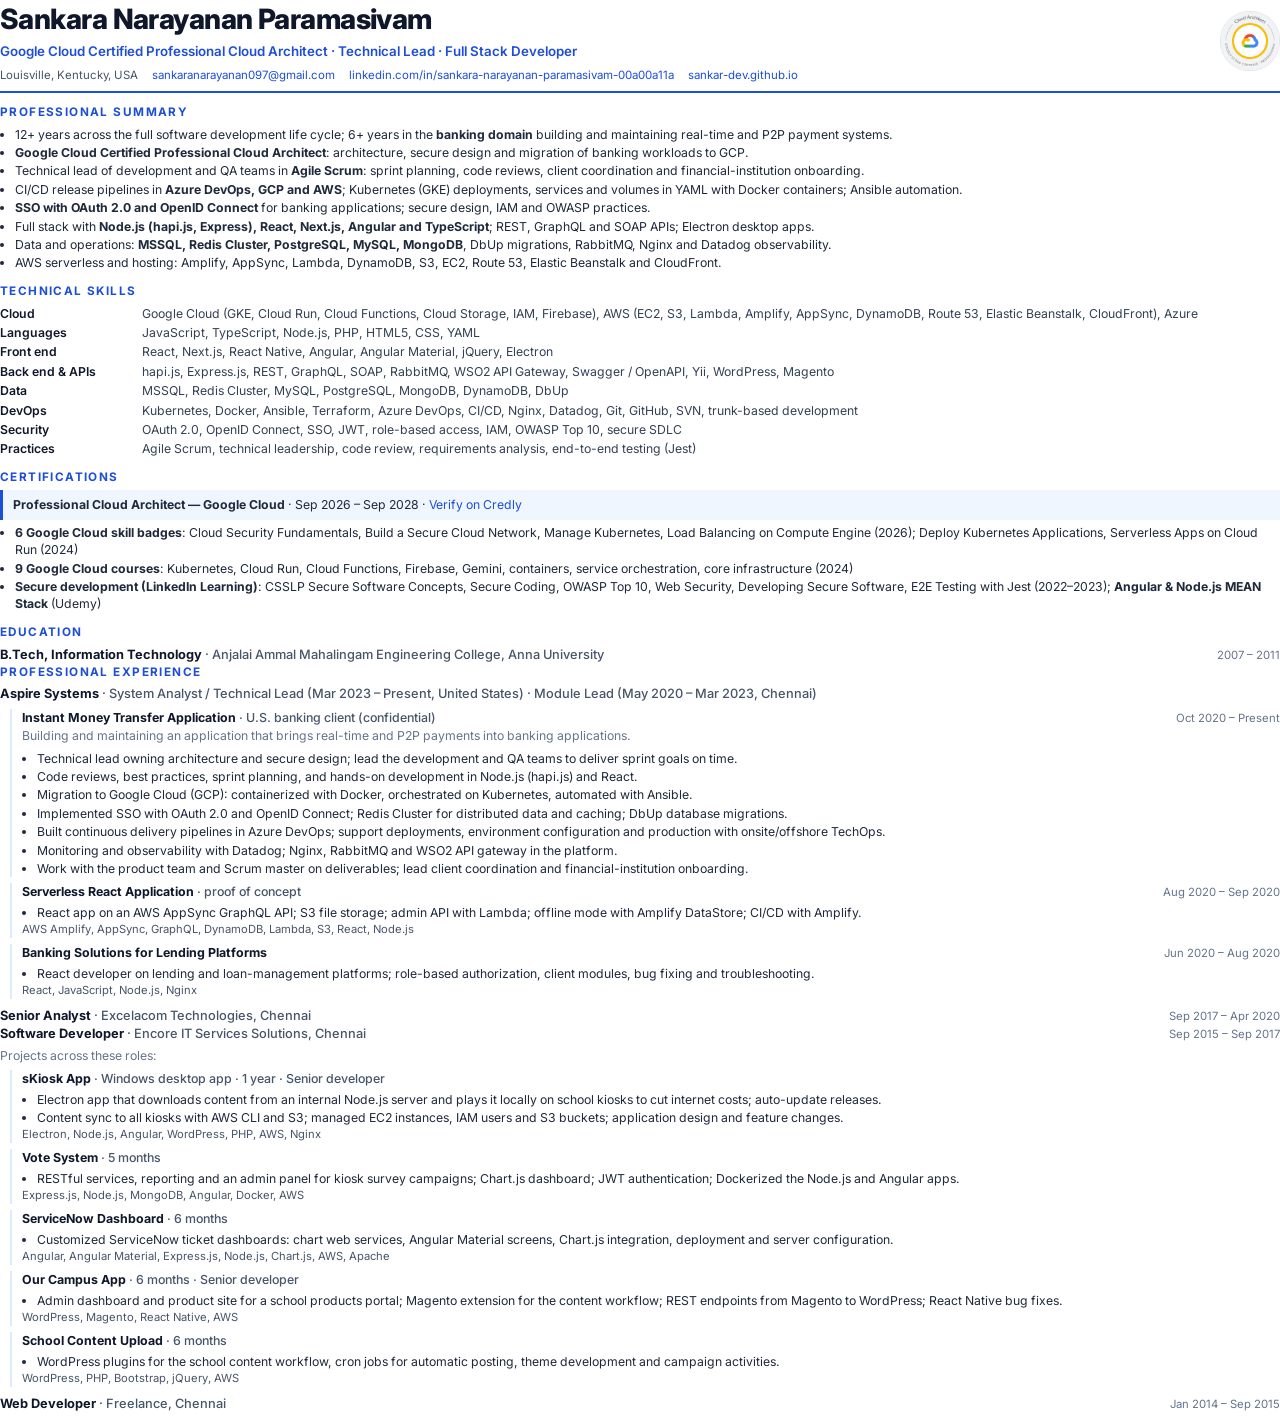
<file: cv/cv.html>
<!DOCTYPE html>
<html lang="en">
<head>
<meta charset="utf-8">
<title>Sankara Narayanan Paramasivam — Resume</title>
<!-- Source for Sankara-Narayanan-Paramasivam-CV.pdf. Regenerate with:
     chrome --headless --no-pdf-header-footer --print-to-pdf=cv/Sankara-Narayanan-Paramasivam-CV.pdf cv/cv.html -->
<link href="https://fonts.googleapis.com/css2?family=Inter:wght@400;500;600;700;800&display=swap" rel="stylesheet">
<style>
	@page { size: A4; margin: 12mm 14mm; }
	* { box-sizing: border-box; }
	body { margin: 0; font: 9.2pt/1.42 "Inter", "Segoe UI", Arial, sans-serif; color: #1e293b; -webkit-print-color-adjust: exact; print-color-adjust: exact; }
	a { color: #1d4ed8; text-decoration: none; }
	h1 { margin: 0; font-size: 21pt; font-weight: 800; letter-spacing: -0.02em; color: #0f172a; }
	.headline { margin: 2px 0 6px; font-size: 10pt; font-weight: 600; color: #1d4ed8; }
	.contact { display: flex; flex-wrap: wrap; gap: 3px 14px; font-size: 8.6pt; color: #475569; }
	header { display: flex; justify-content: space-between; align-items: center; gap: 16px; padding-bottom: 8px; border-bottom: 2px solid #1d4ed8; }
	header img { width: 60px; height: 60px; }
	h2 { margin: 11px 0 5px; font-size: 8.8pt; font-weight: 700; letter-spacing: .12em; text-transform: uppercase; color: #1d4ed8; break-after: avoid; }
	h3 { margin: 0; font-size: 9.6pt; font-weight: 700; color: #0f172a; }
	p { margin: 0 0 5px; }
	ul { margin: 3px 0 0; padding-left: 15px; }
	li { margin: 1px 0; }
	.muted { color: #64748b; }
	.row { display: flex; justify-content: space-between; gap: 12px; align-items: baseline; }
	.row .when { font-size: 8.5pt; color: #64748b; white-space: nowrap; }
	.org { color: #475569; font-weight: 500; }
	.job { margin-bottom: 8px; }
	.project { margin: 6px 0 0 10px; padding-left: 10px; border-left: 2px solid #dbeafe; break-inside: avoid; }
	.project h3 { font-size: 9.3pt; }
	.stack { font-size: 8.4pt; color: #475569; }
	.skills { display: grid; grid-template-columns: 132px 1fr; gap: 2px 10px; margin: 0; }
	.skills dt { font-weight: 600; color: #0f172a; }
	.skills dd { margin: 0; color: #334155; }
	.feature { padding: 6px 10px; background: #eff6ff; border-left: 3px solid #1d4ed8; margin-bottom: 4px; }
</style>
</head>
<body>
	<header>
		<div>
			<h1>Sankara Narayanan Paramasivam</h1>
			<div class="headline">Google Cloud Certified Professional Cloud Architect · Technical Lead · Full Stack Developer</div>
			<div class="contact">
				<span>Louisville, Kentucky, USA</span>
				<a href="mailto:sankaranarayanan097@gmail.com">sankaranarayanan097@gmail.com</a>
				<a href="https://www.linkedin.com/in/sankara-narayanan-paramasivam-00a00a11a/">linkedin.com/in/sankara-narayanan-paramasivam-00a00a11a</a>
				<a href="https://sankar-dev.github.io/">sankar-dev.github.io</a>
			</div>
		</div>
		<img src="../images/gcp-cloud-architect-badge.png" alt="Google Cloud Certified Professional Cloud Architect">
	</header>

	<h2>Professional Summary</h2>
	<ul>
		<li>12+ years across the full software development life cycle; 6+ years in the <b>banking domain</b> building and maintaining real-time and P2P payment systems.</li>
		<li><b>Google Cloud Certified Professional Cloud Architect</b>: architecture, secure design and migration of banking workloads to GCP.</li>
		<li>Technical lead of development and QA teams in <b>Agile Scrum</b>: sprint planning, code reviews, client coordination and financial-institution onboarding.</li>
		<li>CI/CD release pipelines in <b>Azure DevOps, GCP and AWS</b>; Kubernetes (GKE) deployments, services and volumes in YAML with Docker containers; Ansible automation.</li>
		<li><b>SSO with OAuth 2.0 and OpenID Connect</b> for banking applications; secure design, IAM and OWASP practices.</li>
		<li>Full stack with <b>Node.js (hapi.js, Express), React, Next.js, Angular and TypeScript</b>; REST, GraphQL and SOAP APIs; Electron desktop apps.</li>
		<li>Data and operations: <b>MSSQL, Redis Cluster, PostgreSQL, MySQL, MongoDB</b>, DbUp migrations, RabbitMQ, Nginx and Datadog observability.</li>
		<li>AWS serverless and hosting: Amplify, AppSync, Lambda, DynamoDB, S3, EC2, Route 53, Elastic Beanstalk and CloudFront.</li>
	</ul>

	<h2>Technical Skills</h2>
	<dl class="skills">
		<dt>Cloud</dt><dd>Google Cloud (GKE, Cloud Run, Cloud Functions, Cloud Storage, IAM, Firebase), AWS (EC2, S3, Lambda, Amplify, AppSync, DynamoDB, Route 53, Elastic Beanstalk, CloudFront), Azure</dd>
		<dt>Languages</dt><dd>JavaScript, TypeScript, Node.js, PHP, HTML5, CSS, YAML</dd>
		<dt>Front end</dt><dd>React, Next.js, React Native, Angular, Angular Material, jQuery, Electron</dd>
		<dt>Back end &amp; APIs</dt><dd>hapi.js, Express.js, REST, GraphQL, SOAP, RabbitMQ, WSO2 API Gateway, Swagger / OpenAPI, Yii, WordPress, Magento</dd>
		<dt>Data</dt><dd>MSSQL, Redis Cluster, MySQL, PostgreSQL, MongoDB, DynamoDB, DbUp</dd>
		<dt>DevOps</dt><dd>Kubernetes, Docker, Ansible, Terraform, Azure DevOps, CI/CD, Nginx, Datadog, Git, GitHub, SVN, trunk-based development</dd>
		<dt>Security</dt><dd>OAuth 2.0, OpenID Connect, SSO, JWT, role-based access, IAM, OWASP Top 10, secure SDLC</dd>
		<dt>Practices</dt><dd>Agile Scrum, technical leadership, code review, requirements analysis, end-to-end testing (Jest)</dd>
	</dl>

	<h2>Certifications</h2>
	<div class="feature"><b>Professional Cloud Architect — Google Cloud</b> · Sep 2026 – Sep 2028 · <a href="https://www.credly.com/badges/705d4c98-7a03-4e25-8f89-1579e74655a4">Verify on Credly</a></div>
	<ul>
		<li><b>6 Google Cloud skill badges</b>: Cloud Security Fundamentals, Build a Secure Cloud Network, Manage Kubernetes, Load Balancing on Compute Engine (2026); Deploy Kubernetes Applications, Serverless Apps on Cloud Run (2024)</li>
		<li><b>9 Google Cloud courses</b>: Kubernetes, Cloud Run, Cloud Functions, Firebase, Gemini, containers, service orchestration, core infrastructure (2024)</li>
		<li><b>Secure development (LinkedIn Learning)</b>: CSSLP Secure Software Concepts, Secure Coding, OWASP Top 10, Web Security, Developing Secure Software, E2E Testing with Jest (2022–2023); <b>Angular &amp; Node.js MEAN Stack</b> (Udemy)</li>
	</ul>

	<h2>Education</h2>
	<div class="row"><h3>B.Tech, Information Technology <span class="org">· Anjalai Ammal Mahalingam Engineering College, Anna University</span></h3><span class="when">2007 – 2011</span></div>

	<h2 style="break-before: page; margin-top: 0">Professional Experience</h2>
	<div class="job">
		<div class="row"><h3>Aspire Systems <span class="org">· System Analyst / Technical Lead (Mar 2023 – Present, United States) · Module Lead (May 2020 – Mar 2023, Chennai)</span></h3></div>

		<div class="project">
			<div class="row"><h3>Instant Money Transfer Application <span class="org">· U.S. banking client (confidential)</span></h3><span class="when">Oct 2020 – Present</span></div>
			<p class="muted">Building and maintaining an application that brings real-time and P2P payments into banking applications.</p>
			<ul>
				<li>Technical lead owning architecture and secure design; lead the development and QA teams to deliver sprint goals on time.</li>
				<li>Code reviews, best practices, sprint planning, and hands-on development in Node.js (hapi.js) and React.</li>
				<li>Migration to Google Cloud (GCP): containerized with Docker, orchestrated on Kubernetes, automated with Ansible.</li>
				<li>Implemented SSO with OAuth 2.0 and OpenID Connect; Redis Cluster for distributed data and caching; DbUp database migrations.</li>
				<li>Built continuous delivery pipelines in Azure DevOps; support deployments, environment configuration and production with onsite/offshore TechOps.</li>
				<li>Monitoring and observability with Datadog; Nginx, RabbitMQ and WSO2 API gateway in the platform.</li>
				<li>Work with the product team and Scrum master on deliverables; lead client coordination and financial-institution onboarding.</li>
			</ul>
		</div>

		<div class="project">
			<div class="row"><h3>Serverless React Application <span class="org">· proof of concept</span></h3><span class="when">Aug 2020 – Sep 2020</span></div>
			<ul>
				<li>React app on an AWS AppSync GraphQL API; S3 file storage; admin API with Lambda; offline mode with Amplify DataStore; CI/CD with Amplify.</li>
			</ul>
			<div class="stack">AWS Amplify, AppSync, GraphQL, DynamoDB, Lambda, S3, React, Node.js</div>
		</div>

		<div class="project">
			<div class="row"><h3>Banking Solutions for Lending Platforms</h3><span class="when">Jun 2020 – Aug 2020</span></div>
			<ul>
				<li>React developer on lending and loan-management platforms; role-based authorization, client modules, bug fixing and troubleshooting.</li>
			</ul>
			<div class="stack">React, JavaScript, Node.js, Nginx</div>
		</div>
	</div>

	<div class="job">
		<div class="row"><h3>Senior Analyst <span class="org">· Excelacom Technologies, Chennai</span></h3><span class="when">Sep 2017 – Apr 2020</span></div>
		<div class="row"><h3>Software Developer <span class="org">· Encore IT Services Solutions, Chennai</span></h3><span class="when">Sep 2015 – Sep 2017</span></div>
		<p class="muted" style="margin-top:3px">Projects across these roles:</p>

		<div class="project">
			<h3>sKiosk App <span class="org">· Windows desktop app · 1 year · Senior developer</span></h3>
			<ul>
				<li>Electron app that downloads content from an internal Node.js server and plays it locally on school kiosks to cut internet costs; auto-update releases.</li>
				<li>Content sync to all kiosks with AWS CLI and S3; managed EC2 instances, IAM users and S3 buckets; application design and feature changes.</li>
			</ul>
			<div class="stack">Electron, Node.js, Angular, WordPress, PHP, AWS, Nginx</div>
		</div>

		<div class="project">
			<h3>Vote System <span class="org">· 5 months</span></h3>
			<ul>
				<li>RESTful services, reporting and an admin panel for kiosk survey campaigns; Chart.js dashboard; JWT authentication; Dockerized the Node.js and Angular apps.</li>
			</ul>
			<div class="stack">Express.js, Node.js, MongoDB, Angular, Docker, AWS</div>
		</div>

		<div class="project">
			<h3>ServiceNow Dashboard <span class="org">· 6 months</span></h3>
			<ul>
				<li>Customized ServiceNow ticket dashboards: chart web services, Angular Material screens, Chart.js integration, deployment and server configuration.</li>
			</ul>
			<div class="stack">Angular, Angular Material, Express.js, Node.js, Chart.js, AWS, Apache</div>
		</div>

		<div class="project">
			<h3>Our Campus App <span class="org">· 6 months · Senior developer</span></h3>
			<ul>
				<li>Admin dashboard and product site for a school products portal; Magento extension for the content workflow; REST endpoints from Magento to WordPress; React Native bug fixes.</li>
			</ul>
			<div class="stack">WordPress, Magento, React Native, AWS</div>
		</div>

		<div class="project">
			<h3>School Content Upload <span class="org">· 6 months</span></h3>
			<ul>
				<li>WordPress plugins for the school content workflow, cron jobs for automatic posting, theme development and campaign activities.</li>
			</ul>
			<div class="stack">WordPress, PHP, Bootstrap, jQuery, AWS</div>
		</div>
	</div>

	<div class="job">
		<div class="row"><h3>Web Developer <span class="org">· Freelance, Chennai</span></h3><span class="when">Jan 2014 – Sep 2015</span></div>
	</div>

</body>
</html>
</file>
